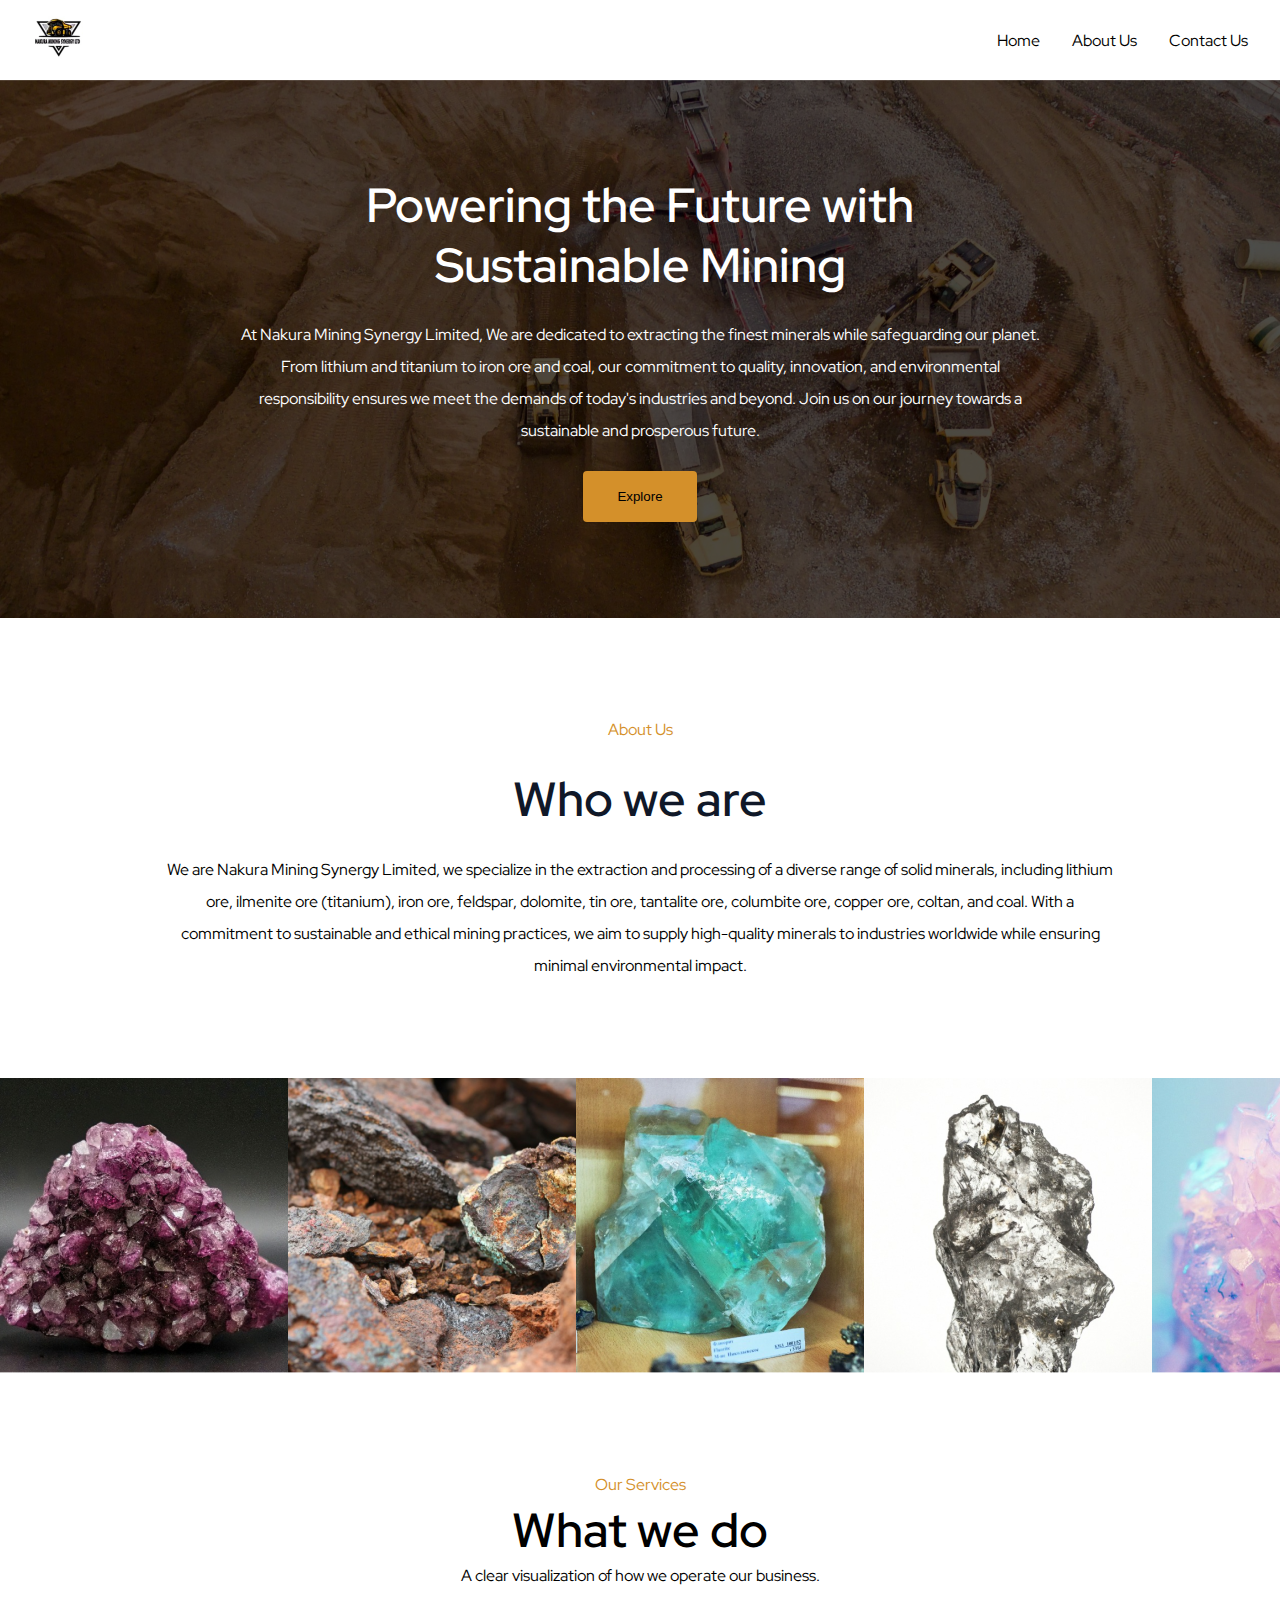
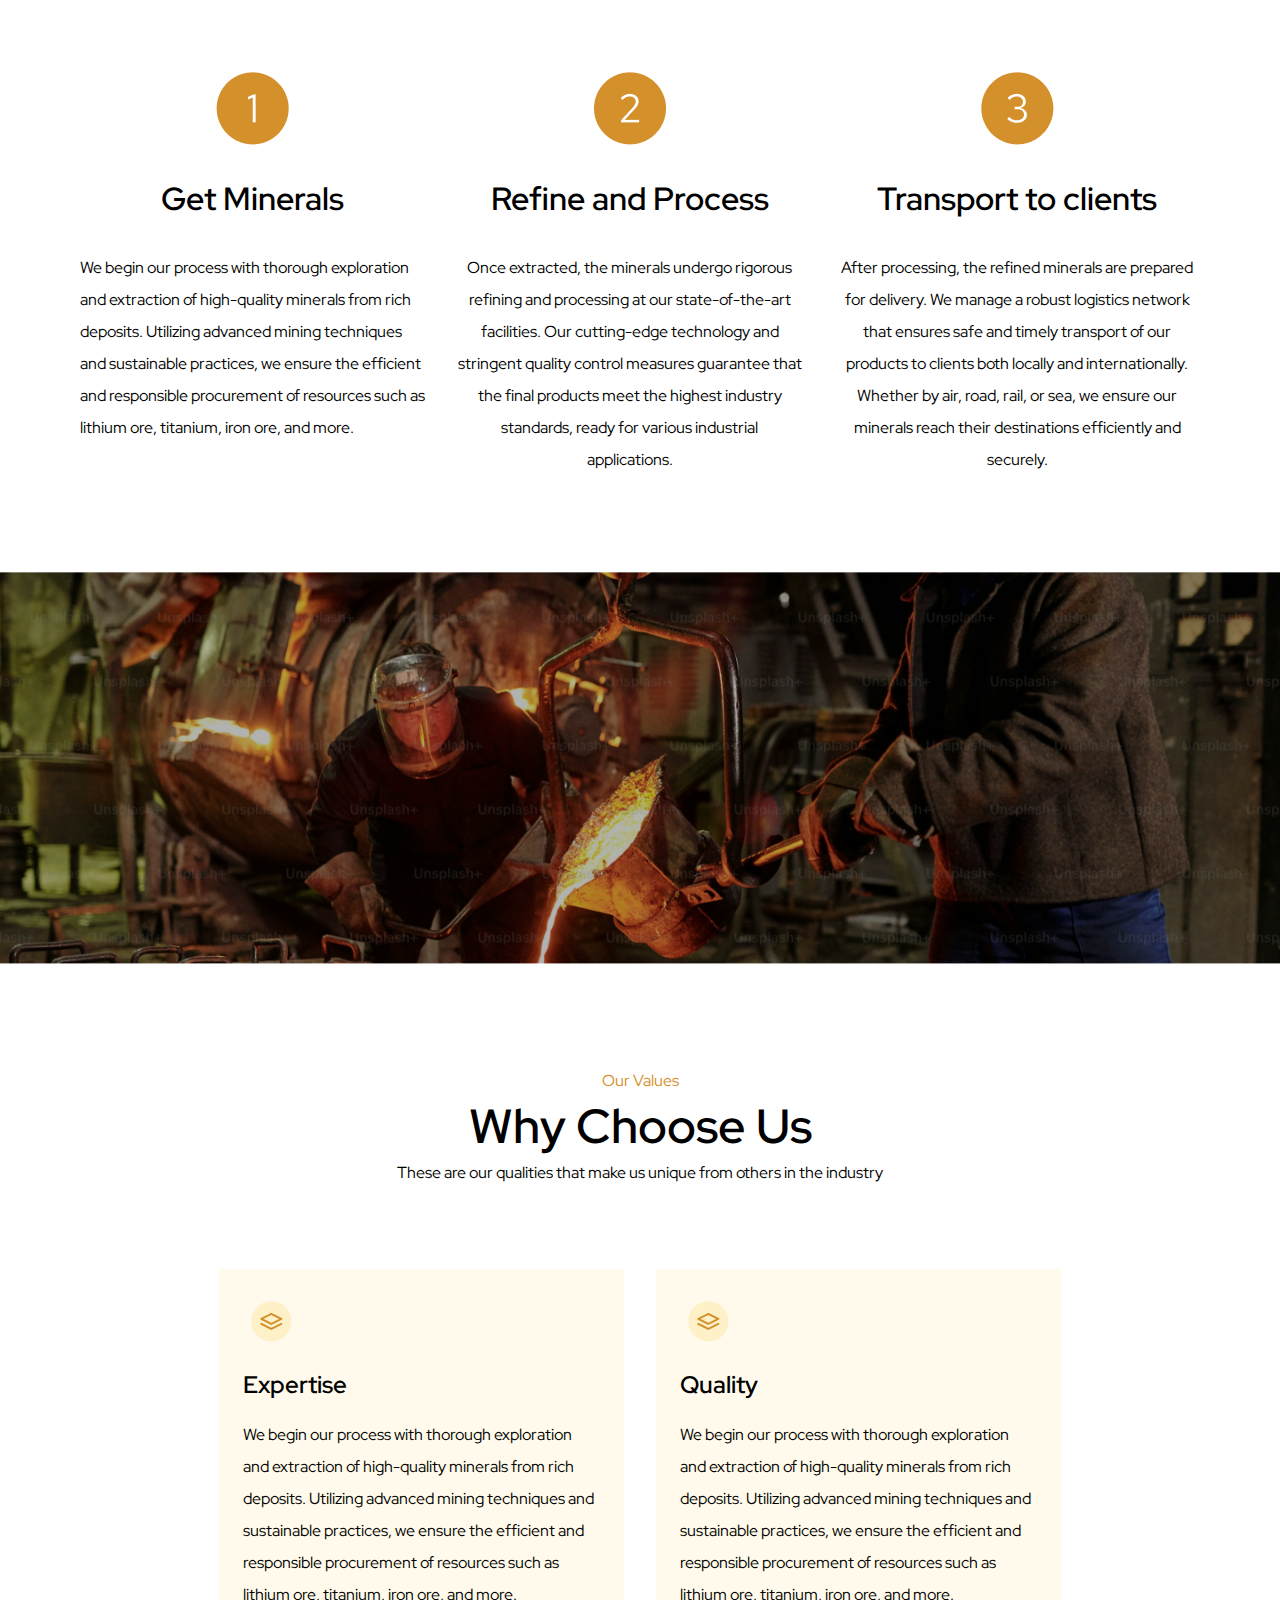
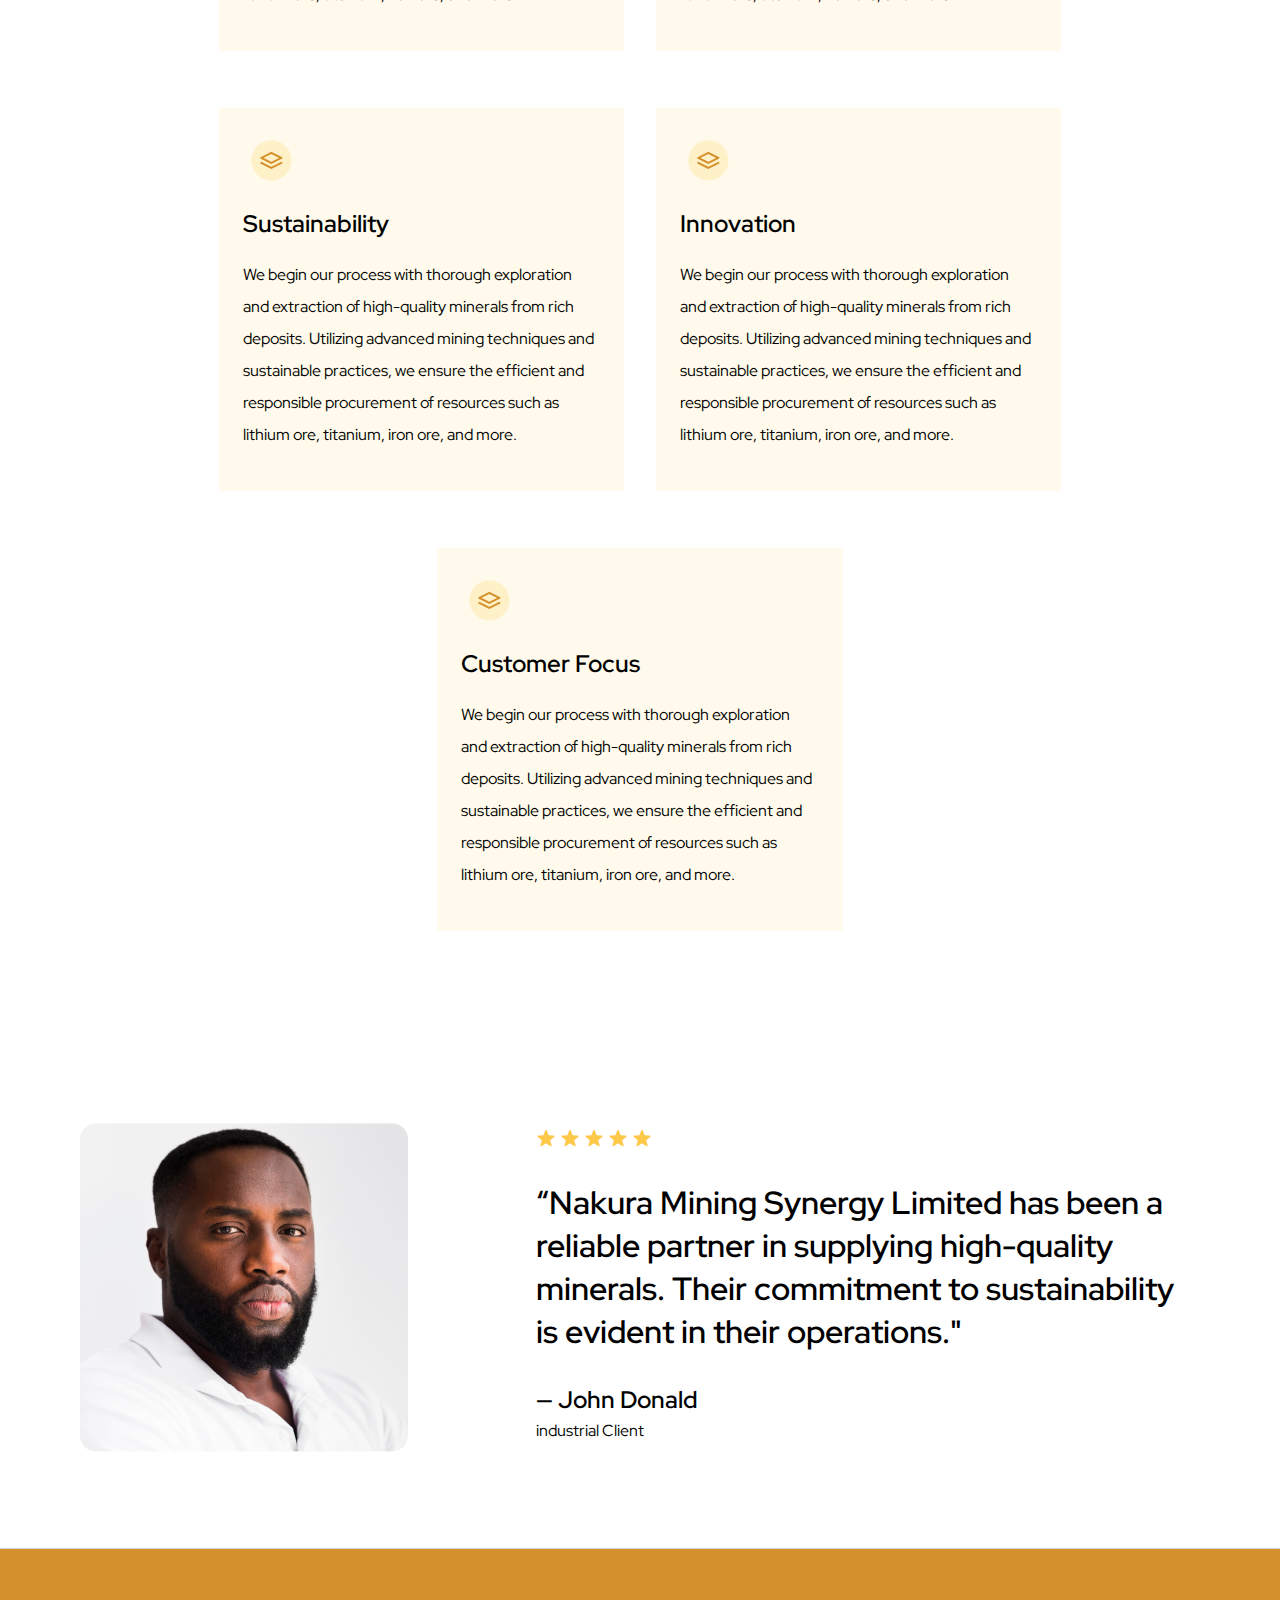
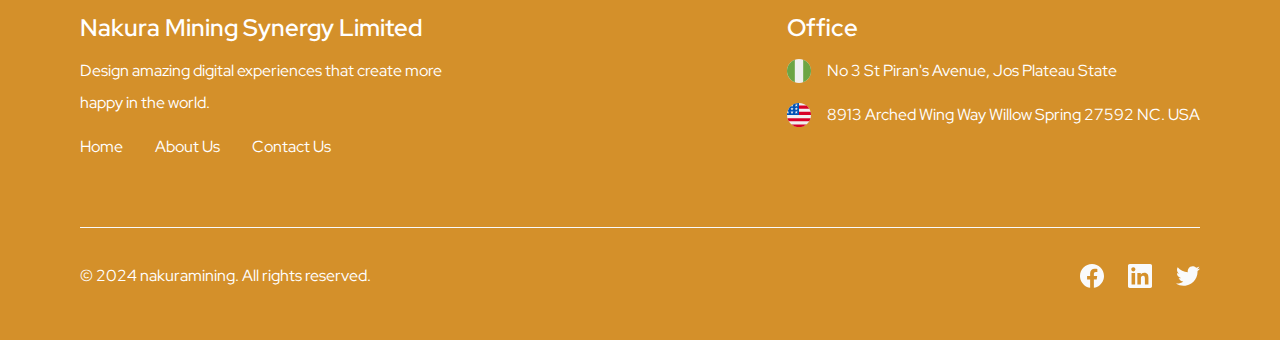
<file: index.html>
<!DOCTYPE html>
<html lang="en">

<head>
    <meta charset="UTF-8">
    <meta name="viewport" content="width=device-width, initial-scale=1.0">
    <meta http-equiv="X-UA-Compatible" content="IE=edge">
    <meta name="theme-color" content="#0155A2">
    <meta name="author" content="Nakura Mining">

    <!-- Security -->
    <meta http-equiv="Content-Security-Policy"
        content="script-src 'self' https://www.google.com/recaptcha/ https://cdnjs.cloudflare.com/ajax/libs/ https://www.googletagmanager.com/ https://www.google.com/ https://www.gstatic.com/recaptcha/ 'unsafe-inline';">

    <!-- Favicon -->
    <link rel="icon" type="image/x-icon" href="Images/Screenshot_30-5-2024_91157_ 2.png">

    <!-- Page Title -->
    <title>Nakura Mining | Leading Mining & Export Company in Africa</title>
    <meta name="title" content="Nakura Mining Limited | Leading Mining & Export Company in Africa">

    <!-- SEO Meta Tags -->
    <meta name="description"
        content="Nakura Mining Limited is a top-tier mining company in Nigeria and Africa, offering premium minerals and export services. Explore our extensive range of mineral products.">
    <meta name="keywords"
        content="Mining, Minerals, Ore, Tin, Coal, Tin-ore, Natural resources, Mineral exports, Africa">

    <!-- Open Graph / Facebook -->
    <meta property="og:site_name" content="Nakura Mining">
    <meta property="og:type" content="website">
    <meta property="og:url" content="https://nakuramining.com">
    <meta property="og:title" content="Nakura Mining | Leading Mining & Export Company in Africa">
    <meta property="og:description"
        content="Nakura Mining Limited is a top-tier mining company in Nigeria and Africa, offering premium minerals and export services. Explore our extensive range of mineral products.">
    <meta property="og:image" content="https://nakuramining.com/Images/Screenshot_30-5-2024_91157_2.png">

    <!-- Twitter -->
    <meta property="twitter:card" content="summary_large_image">
    <meta property="twitter:url" content="https://x.com/nakuramining/">
    <meta property="twitter:title" content="Nakura Mining | Leading Mining & Export Company in Africa">
    <meta property="twitter:description"
        content="Nakura Mining Limited is a top-tier mining company in Nigeria and Africa, offering premium minerals and export services. Explore our extensive range of mineral products.">
    <meta property="twitter:image" content="https://nakuramining.com/Images/Screenshot_30-5-2024_91157_2.png">

    <!-- Cache Control -->
    <meta http-equiv="Cache-Control" content="no-cache, no-store, must-revalidate">
    <meta http-equiv="Pragma" content="no-cache">
    <meta http-equiv="Expires" content="0">

    <!-- Stylesheet -->
    <link rel="stylesheet" type="text/css" href="style.css">

    <link href="https://fonts.googleapis.com/css2?family=Red+Hat+Display:ital,wght@0,300..900;1,300..900&display=swap"
        rel="stylesheet">
    <link rel="stylesheet" href="https://cdnjs.cloudflare.com/ajax/libs/font-awesome/6.5.2/css/all.min.css"
        integrity="sha512-SnH5WK+bZxgPHs44uWIX+LLJAJ9/2PkPKZ5QiAj6Ta86w+fsb2TkcmfRyVX3pBnMFcV7oQPJkl9QevSCWr3W6A=="
        crossorigin="anonymous" referrerpolicy="no-referrer" />
</head>

<!-- NAV SECTION -->

<body>
    <header>
        <div class="navbar">
            <div class="logo"><a href=""><img src="Images/Screenshot_30-5-2024_91157_ 2.png" alt="logo"></a></div>
            <ul class="links">
                <li><a href="index.html">Home</a></li>
                <li><a href="About.html">About Us</a></li>
                <li><a href="contact.html">Contact Us</a></li>
            </ul>
            <!-- <a href="#" class="action_btn">Contact Us</a> -->
            <div class="toggle_btn">
                <i class="fa-solid fa-bars"></i>
            </div>
        </div>

        <div class="dropdown_menu">
            <li><a href="index.html">Home</a></li>
            <li><a href="About.html">About Us</a></li>
            <li><a href="contact.html">Contact Us</a></li>
        </div>

        </div>
    </header>

    <script>
        const toggleBtn = document.querySelector('.toggle_btn')
        const toggleBtnIcon = document.querySelector('.toggle_btn i')
        const dropDownMenu = document.querySelector('.dropdown_menu')

        toggleBtn.onclick = function () {
            dropDownMenu.classList.toggle('open')
            const isOpen = dropDownMenu.classList.contains('open')

            toggleBtnIcon.classList = isOpen
                ? 'fa-solid fa-xmark'
                : 'fa-solid fa-bars'

        }

    </script>

    <!-- HERO SECTION -->

    <Section>
        <div class="hero_section">
            <div class="hero_text">
                <h1 class="white_text_center">Powering the Future with <br>Sustainable Mining</h1>
                <p class="white_text_center">At Nakura Mining Synergy Limited, We are dedicated to extracting the finest
                    minerals while
                    safeguarding our planet. From lithium and titanium to iron ore and coal, our commitment to quality,
                    innovation, and environmental responsibility ensures we meet the demands of today's industries and
                    beyond. Join us on our journey towards a sustainable and prosperous future.</p>
                <button class="hero_btn">Explore</button>
            </div>
        </div>
    </Section>


    <!-- ABOUT SECTION -->

    <section>
        <div class="about_section">
            <div class="about_text">
                <p class="orange_text_center">About Us</p>
                <h1>Who we are</h1>
                <p class="black_text_center">We are Nakura Mining Synergy Limited, we specialize in the extraction and
                    processing of a diverse
                    range of solid minerals, including lithium ore, ilmenite ore (titanium), iron ore, feldspar,
                    dolomite, tin ore, tantalite ore, columbite ore, copper ore, coltan, and coal. With a commitment to
                    sustainable and ethical mining practices, we aim to supply high-quality minerals to industries
                    worldwide while ensuring minimal environmental impact.</p>
            </div>
        </div>
    </section>

    <div class="image_holder">
        <img src="Images/Rectangle 2.png" alt="natural material" class="material">
        <img src="Images/Rectangle 3.png" alt="natural material" class="material">
        <img src="Images/Rectangle 4.png" alt="natural material" class="material">
        <img src="Images/Rectangle 5.png" alt="natural material" class="material">
        <img src="Images/Rectangle 6.png" alt="natural material" class="material">
    </div>


    <!-- SERVICES SECTION -->

    <Section>
        <div class="services_section">
            <div class="services_text">
                <p class="orange_text_center">Our Services</p>
                <h1 class="black_text_center">What we do</h1>
                <p>A clear visualization of how we operate our business.</p>
            </div>

            <div class="services_step">
                <div class="step_holder">
                    <img src="Images/Group 9.png" alt="Step One">
                    <h2>Get Minerals</h2>
                    <p class="black_center_text">We begin our process with thorough exploration and extraction of
                        high-quality minerals from rich
                        deposits. Utilizing advanced mining techniques and sustainable practices, we ensure the
                        efficient and responsible procurement of resources such as lithium ore, titanium, iron ore, and
                        more.</p>
                </div>

                <div class="step_holder">
                    <img src="Images/Group 10.png" alt="Step Two">
                    <h2>Refine and Process</h2>
                    <p class="black_text_center">Once extracted, the minerals undergo rigorous refining and processing
                        at our state-of-the-art
                        facilities. Our cutting-edge technology and stringent quality control measures guarantee that
                        the final products meet the highest industry standards, ready for various industrial
                        applications.</p>
                </div>

                <div class="step_holder">
                    <img src="Images/Group 11.png" alt="Step Three">
                    <h2>Transport to clients</h2>
                    <p class="black_text_center">After processing, the refined minerals are prepared for delivery. We
                        manage a robust logistics
                        network that ensures safe and timely transport of our products to clients both locally and
                        internationally. Whether by air, road, rail, or sea, we ensure our minerals reach their
                        destinations efficiently and securely.</p>
                </div>

            </div>
        </div>
    </Section>

    <img src="Images/Liquid Metal.png" alt="image" class="contact_image">



    <!-- WHY CHOOSE US SECTION -->

    <section>
        <div class="services_section">
            <div class="services_text">
                <p class="orange_text_center">Our Values</p>
                <h1 class="black_text_center">Why Choose Us</h1>
                <p>These are our qualities that make us unique from others in the industry</p>
            </div>

            <div class="value_wrapper">
                <div class="value_step">
                    <div class="value_holder">
                        <img src="Images/Featured icon.png" alt="Step One">
                        <h3>Expertise</h3>
                        <p class="black_text_left">We begin our process with thorough exploration and extraction of
                            high-quality minerals from
                            rich
                            deposits. Utilizing advanced mining techniques and sustainable practices, we ensure the
                            efficient and responsible procurement of resources such as lithium ore, titanium, iron ore,
                            and
                            more.</p>
                    </div>
                </div>

                <div class="value_step">
                    <div class="value_holder">
                        <img src="Images/Featured icon.png" alt="Step One">
                        <h3>Quality</h3>
                        <p class="black_text_left">We begin our process with thorough exploration and extraction of
                            high-quality minerals from
                            rich
                            deposits. Utilizing advanced mining techniques and sustainable practices, we ensure the
                            efficient and responsible procurement of resources such as lithium ore, titanium, iron ore,
                            and
                            more.</p>
                    </div>
                </div>

                <div class="value_step">
                    <div class="value_holder">
                        <img src="Images/Featured icon.png" alt="Step One">
                        <h3>Sustainability</h3>
                        <p class="black_text_left">We begin our process with thorough exploration and extraction of
                            high-quality minerals from
                            rich
                            deposits. Utilizing advanced mining techniques and sustainable practices, we ensure the
                            efficient and responsible procurement of resources such as lithium ore, titanium, iron ore,
                            and
                            more.</p>
                    </div>
                </div>

                <div class="value_step">
                    <div class="value_holder">
                        <img src="Images/Featured icon.png" alt="Step One">
                        <h3>Innovation</h3>
                        <p class="black_text_left">We begin our process with thorough exploration and extraction of
                            high-quality minerals from
                            rich
                            deposits. Utilizing advanced mining techniques and sustainable practices, we ensure the
                            efficient and responsible procurement of resources such as lithium ore, titanium, iron ore,
                            and
                            more.</p>
                    </div>
                </div>

                <div class="value_step">
                    <div class="value_holder">
                        <img src="Images/Featured icon.png" alt="Step One">
                        <h3>Customer Focus</h3>
                        <p class="black_text_left">We begin our process with thorough exploration and extraction of
                            high-quality minerals from
                            rich
                            deposits. Utilizing advanced mining techniques and sustainable practices, we ensure the
                            efficient and responsible procurement of resources such as lithium ore, titanium, iron ore,
                            and
                            more.</p>
                    </div>
                </div>
            </div>
    </section>



    <!-- TESTIMONIAL SECTION -->

    <section>
        <div class="testimonial_section">

            <div class="testimonial_wrapper">
                <img src="Images/Testimonial Image.png" alt="Testimonial Image" class="testimonial_image">

                <div class="quote_wrapper">

                    <div class="stars">
                        <img src="Images/Star.png" alt="star">
                        <img src="Images/Star.png" alt="star">
                        <img src="Images/Star.png" alt="star">
                        <img src="Images/Star.png" alt="star">
                        <img src="Images/Star.png" alt="star">
                    </div>

                    <h2>“Nakura Mining Synergy Limited has been a reliable partner in supplying high-quality minerals.
                        Their
                        commitment to sustainability is evident in their operations."</h2>

                    <div class="quote_name">
                        <h3>— John Donald</h3>
                        <p>industrial Client</p>
                    </div>
                </div>
            </div>
    </section>

    <footer>
        <div class="footer_section">

            <div class="info_office">
                <div class="info_holder">
                    <h3 class="white_text_left">Nakura Mining Synergy Limited</h3>
                    <p class="white_text_left">Design amazing digital experiences that create more happy in the world.
                    </p>

                    <div class="footer_links">
                        <p class="white_text_left">Home</p>
                        <p class="white_text_left">About Us</p>
                        <p class="white_text_left">Contact Us</p>
                    </div>

                </div>

                <div class="office">
                    <h3 class="white_text_left">Office</h3>
                    <div class="office_holder">
                        <img src="Images/Nigeria Flag.svg" alt="Nigeria Flag" class="country_flag">
                        <P class="white_text_left">No 3 St Piran's Avenue, Jos Plateau State</P>
                    </div>

                    <div class="office_holder">
                        <img src="Images/US Flag.svg" alt="Nigeria Flag" class="country_flag">
                        <P class="white_text_left">8913 Arched Wing Way Willow Spring 27592 NC. USA</P>
                    </div>

                </div>
            </div>

            <div class="line_links">
                <div class="line">

                </div>

                <div class="social_wrapper">
                    <p class="white_text_left">© 2024 nakuramining. All rights reserved.</p>
                    <div class="social_icons">
                        <img src="Images/Facebook.svg" alt="Facebook">
                        <img src="Images/LinkedIn.svg" alt="LinkedIn">
                        <img src="Images/Twitter.svg" alt="Twiiter">
                    </div>
                </div>
            </div>

        </div>
    </footer>
</body>

</html>
</file>
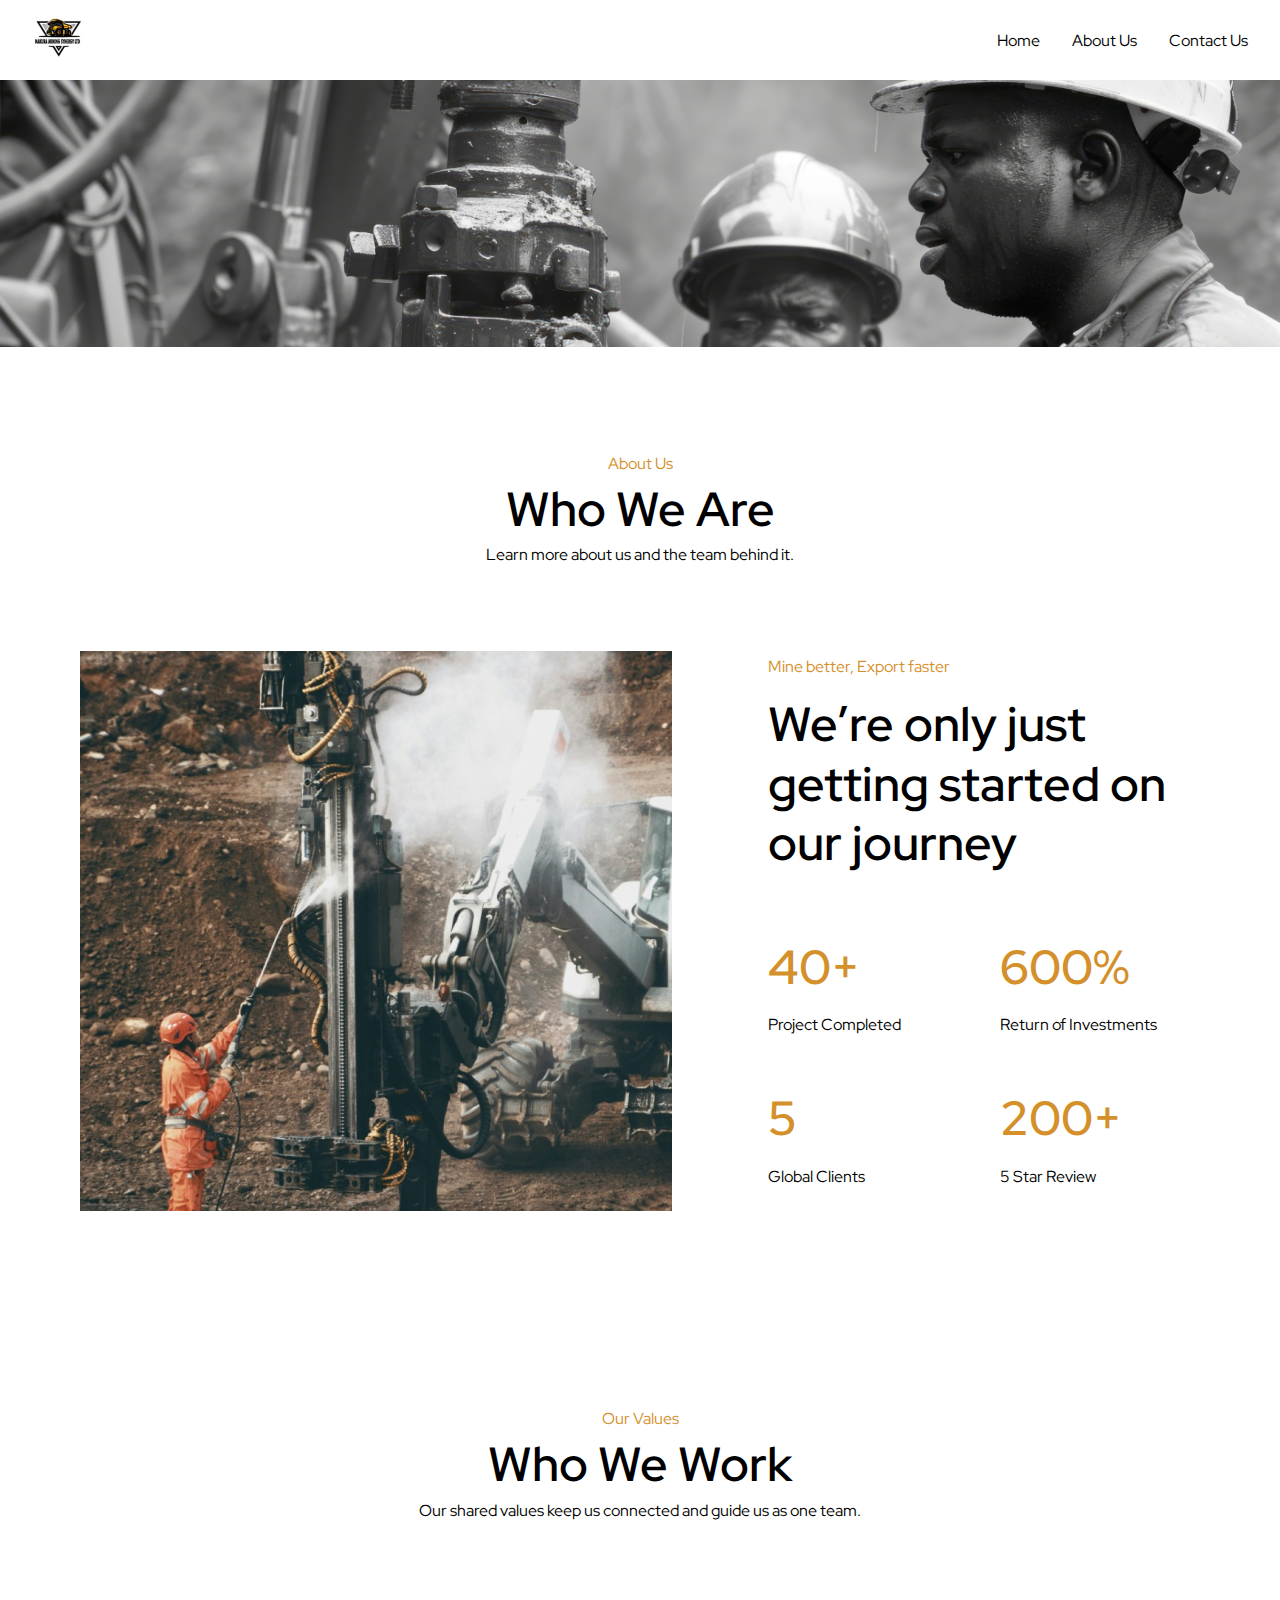
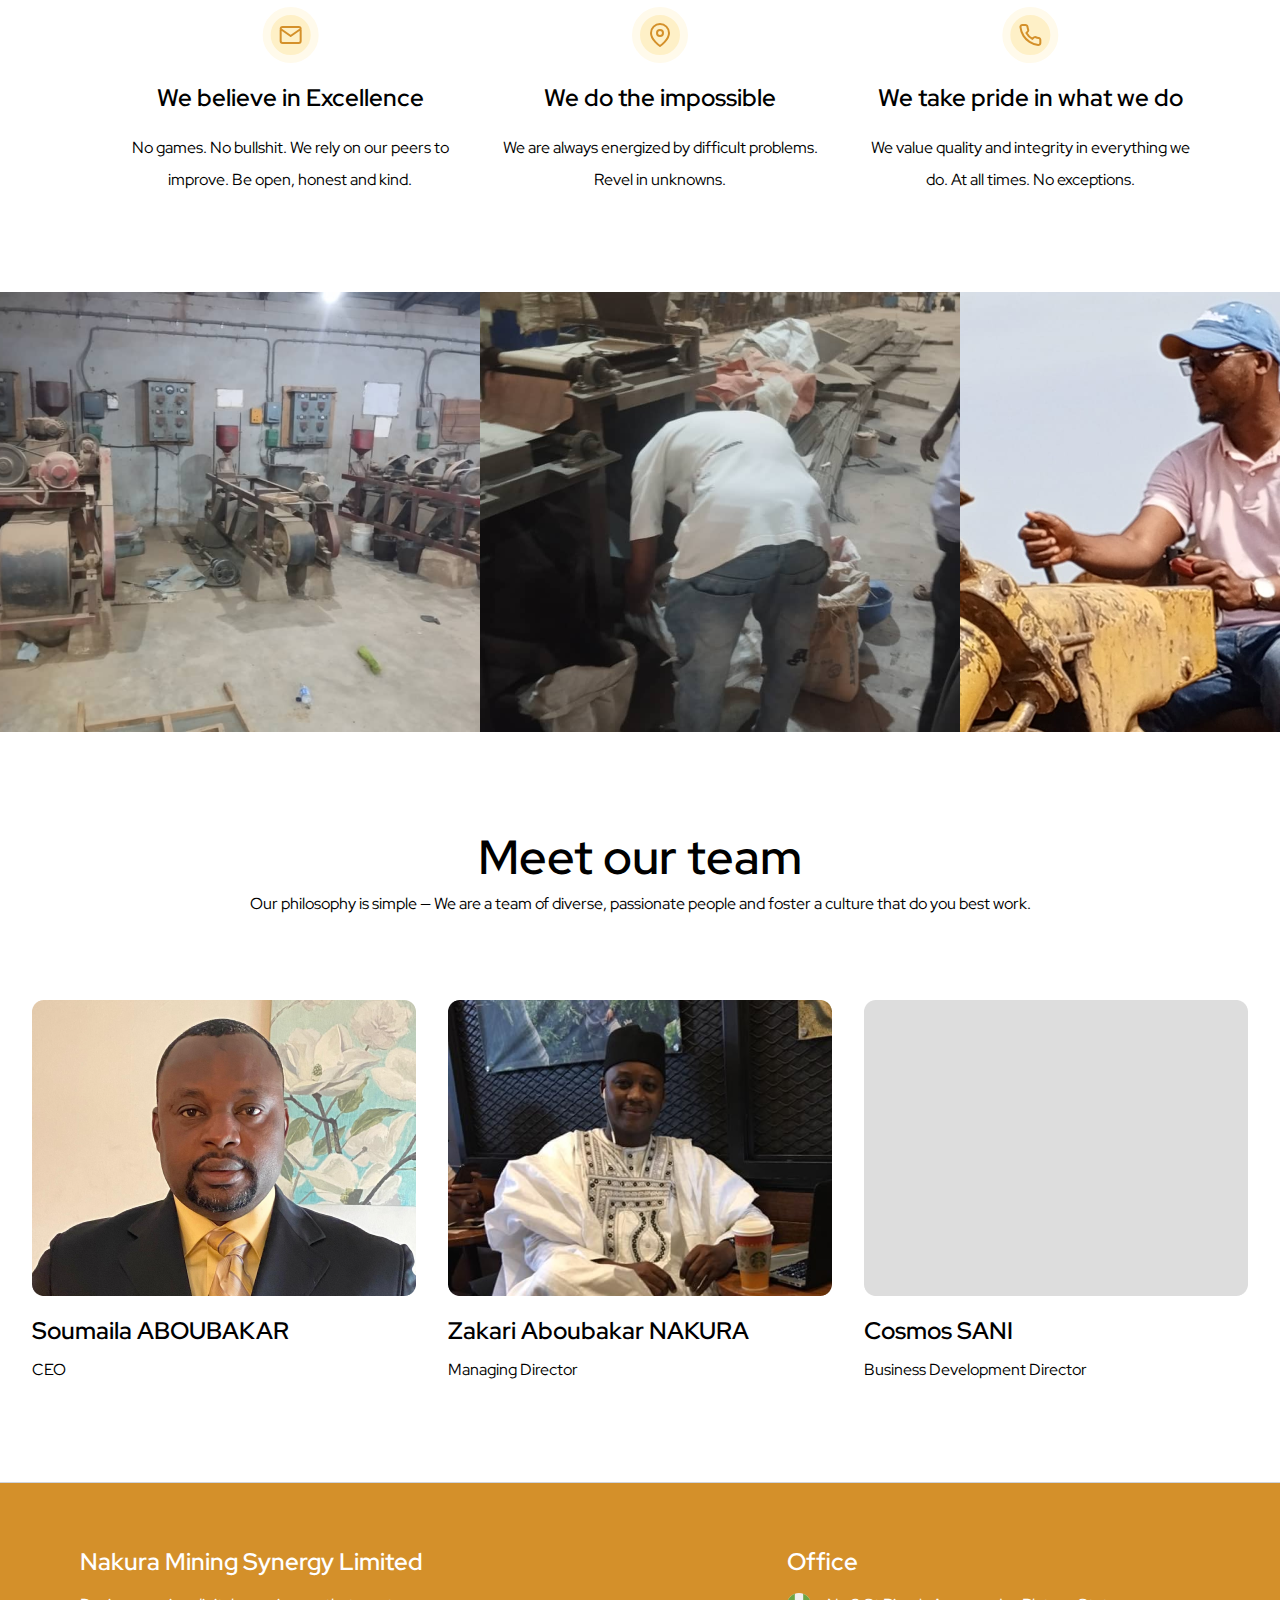
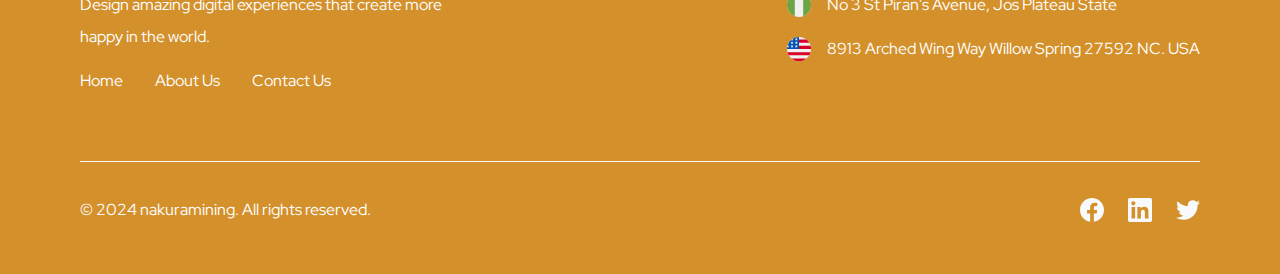
<file: About.html>
<!DOCTYPE html>
<html lang="en">

<head>
    <meta charset="UTF-8">
    <meta name="viewport" content="width=device-width, initial-scale=1.0">
    <title>Nakura Mining</title>
    <link rel="icon" type="image/x-icon" href="Images/Screenshot_30-5-2024_91157_ 2.png">
    <link rel="stylesheet" href="style.css">
    <link href="https://fonts.googleapis.com/css2?family=Red+Hat+Display:ital,wght@0,300..900;1,300..900&display=swap"
        rel="stylesheet">
    <link rel="stylesheet" href="https://cdnjs.cloudflare.com/ajax/libs/font-awesome/6.5.2/css/all.min.css"
        integrity="sha512-SnH5WK+bZxgPHs44uWIX+LLJAJ9/2PkPKZ5QiAj6Ta86w+fsb2TkcmfRyVX3pBnMFcV7oQPJkl9QevSCWr3W6A=="
        crossorigin="anonymous" referrerpolicy="no-referrer" />
</head>

<!-- NAV SECTION -->

<body>
    <header>
        <div class="navbar">
            <div class="logo"><a href=""><img src="Images/Screenshot_30-5-2024_91157_ 2.png" alt="logo"></a></div>
            <ul class="links">
                <li><a href="index.html">Home</a></li>
                <li><a href="About.html">About Us</a></li>
                <li><a href="contact.html">Contact Us</a></li>
            </ul>
            <!-- <a href="#" class="action_btn">Contact Us</a> -->
            <div class="toggle_btn">
                <i class="fa-solid fa-bars"></i>
            </div>
        </div>

        <div class="dropdown_menu">
            <li><a href="index.html">Home</a></li>
            <li><a href="About.html">About Us</a></li>
            <li><a href="contact.html">Contact Us</a></li>
        </div>

        </div>
    </header>

    <script>
        const toggleBtn = document.querySelector('.toggle_btn')
        const toggleBtnIcon = document.querySelector('.toggle_btn i')
        const dropDownMenu = document.querySelector('.dropdown_menu')

        toggleBtn.onclick = function () {
            dropDownMenu.classList.toggle('open')
            const isOpen = dropDownMenu.classList.contains('open')

            toggleBtnIcon.classList = isOpen
                ? 'fa-solid fa-xmark'
                : 'fa-solid fa-bars'

        }

    </script>

    <img src="Images/About Image.png" alt="Contact Image" class="contact_image">


    <!-- METRIC SECTION -->

    <Section>
        <div class="services_section">
            <div class="services_text">
                <p class="orange_text_center">About Us</p>
                <h1 class="black_text_center">Who We Are</h1>
                <p class="black_text_center">Learn more about us and the team behind it.</p>
            </div>

            <div class="about_step">
                <img src="Images/We Image.png" alt="" class="metric_image">

                <div class="metric_holder">
                    <div class="metric_text_wrapper">
                        <p class="orange_text_left">Mine better, Export faster</p>
                        <h1 class="black_text_left">We’re only just getting started on our journey</h1>
                    </div>

                    <div class="metric_wrapper">
                        <div class="metric_one">
                            <div class="metric_text_holder">
                                <h1 class="orange_text_left">40+</h1>
                                <p>Project Completed</p>
                            </div>

                            <div class="metric_text_holder">
                                <h1 class="orange_text_left">600%</h1>
                                <p>Return of Investments</p>
                            </div>
                        </div>

                        <div class="metric_one">
                            <div class="metric_text_holder">
                                <h1 class="orange_text_left">5</h1>
                                <p>Global Clients</p>
                            </div>

                            <div class="metric_text_holder">
                                <h1 class="orange_text_left">200+</h1>
                                <p>5 Star Review</p>
                            </div>

                        </div>
                    </div>
                </div>
            </div>
        </div>

    </Section>

    <!-- VALUE PROPOSITION-->

    <Section>
        <div class="services_section">
            <div class="services_text">
                <p class="orange_text_center">Our Values</p>
                <h1 class="black_text_center">Who We Work</h1>
                <p class="black_text_center">Our shared values keep us connected and guide us as one team.</p>
            </div>

            <div class="services_step"> e
                <div class="contact_holder">
                    <img src="Images/Email Icon.svg" alt="Step One">
                    <h3>We believe in Excellence</h3>
                    <p class="black_text_center">No games. No bullshit. We rely on our peers to improve. Be open, honest
                        and kind.</p>
                </div>

                <div class="contact_holder">
                    <img src="Images/Location Icon.svg" alt="Step One">
                    <h3>We do the impossible</h3>
                    <p class="black_text_center">We are always energized by difficult problems. Revel in unknowns. </p>
                </div>

                <div class="contact_holder">
                    <img src="Images/Phone Icon.svg" alt="Step One">
                    <h3>We take pride in what we do</h3>
                    <p class="black_text_center">We value quality and integrity in everything we do. At all times. No
                        exceptions.</p>
                </div>
            </div>
        </div>
    </Section>

    <div class="image_holder">
        <img src="Images/Nakura Image 1.png" alt="natural Image" class="nakura_image">
        <img src="Images/Nakura Image 2.png" alt="natural Image" class="nakura_image">
        <img src="Images/Nakura Image 3.png" alt="natural Image" class="nakura_image">
    </div>

    <!--TEAM SECTION-->

    <Section>
        <div class="services_section">
            <div class="services_text">

                <h1 class="black_text_center">Meet our team</h1>
                <p class="black_text_center">Our philosophy is simple — We are a team of diverse, passionate people and
                    foster a culture that do
                    you best work.</p>
            </div>

            <div class="services_step">
                <div class="team_holder">
                    <img src="Images/S Abuobakar.png" alt="Step One">
                    <div class="name_position">
                        <h3>Soumaila ABOUBAKAR</h3>
                        <p>CEO</p>
                    </div>
                </div>

                <div class="team_holder">
                    <img src="Images/Z Abuoabakar.png" alt="Step One">
                    <div class="name_position">
                        <h3>Zakari Aboubakar NAKURA</h3>
                        <p>Managing Director</p>
                    </div>
                </div>

                <div class="team_holder">
                    <img src="Images/sani.png" alt="Step One">
                    <div class="name_position">
                        <h3>Cosmos SANI</h3>
                        <p>Business Development Director</p>
                    </div>
                </div>
            </div>
        </div>
    </Section>

    <footer>
        <div class="footer_section">

            <div class="info_office">
                <div class="info_holder">
                    <h3 class="white_text_left">Nakura Mining Synergy Limited</h3>
                    <p class="white_text_left">Design amazing digital experiences that create more happy in the world.
                    </p>

                    <div class="footer_links">
                        <p class="white_text_left">Home</p>
                        <p class="white_text_left">About Us</p>
                        <p class="white_text_left">Contact Us</p>
                    </div>

                </div>

                <div class="office">
                    <h3 class="white_text_left">Office</h3>
                    <div class="office_holder">
                        <img src="Images/Nigeria Flag.svg" alt="Nigeria Flag" class="country_flag">
                        <P class="white_text_left">No 3 St Piran's Avenue, Jos Plateau State</P>
                    </div>

                    <div class="office_holder">
                        <img src="Images/US Flag.svg" alt="Nigeria Flag" class="country_flag">
                        <P class="white_text_left">8913 Arched Wing Way Willow Spring 27592 NC. USA</P>
                    </div>

                </div>
            </div>

            <div class="line_links">
                <div class="line">

                </div>

                <div class="social_wrapper">
                    <p class="white_text_left">© 2024 nakuramining. All rights reserved.</p>
                    <div class="social_icons">
                        <img src="Images/Facebook.svg" alt="Facebook">
                        <img src="Images/LinkedIn.svg" alt="LinkedIn">
                        <img src="Images/Twitter.svg" alt="Twiiter">
                    </div>
                </div>
            </div>

        </div>
    </footer>
</body>

</html>
</file>
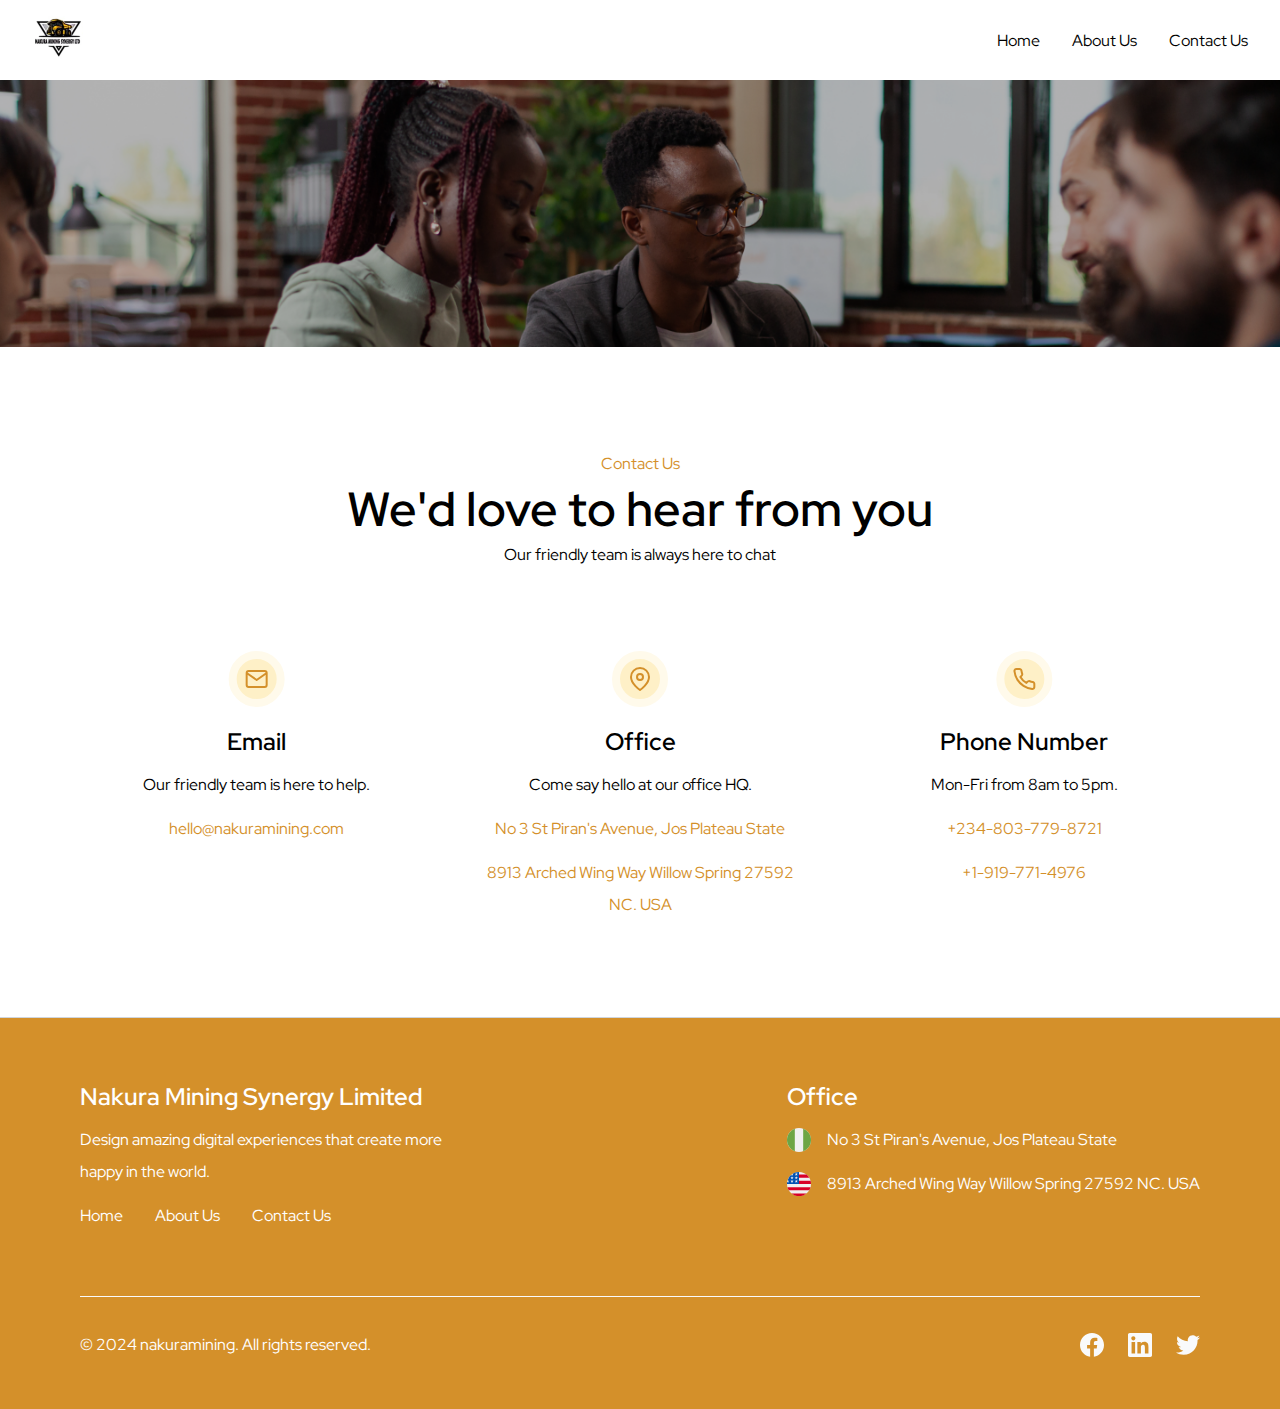
<file: contact.html>
<!DOCTYPE html>
<html lang="en">

<head>
    <meta charset="UTF-8">
    <meta name="viewport" content="width=device-width, initial-scale=1.0">
    <title>Nakura Mining</title>
    <link rel="icon" type="image/x-icon" href="Images/Screenshot_30-5-2024_91157_ 2.png">
    <link rel="stylesheet" href="style.css">
    <link href="https://fonts.googleapis.com/css2?family=Red+Hat+Display:ital,wght@0,300..900;1,300..900&display=swap"
        rel="stylesheet">
    <link rel="stylesheet" href="https://cdnjs.cloudflare.com/ajax/libs/font-awesome/6.5.2/css/all.min.css"
        integrity="sha512-SnH5WK+bZxgPHs44uWIX+LLJAJ9/2PkPKZ5QiAj6Ta86w+fsb2TkcmfRyVX3pBnMFcV7oQPJkl9QevSCWr3W6A=="
        crossorigin="anonymous" referrerpolicy="no-referrer" />
</head>

<!-- NAV SECTION -->

<body>
    <header>
        <div class="navbar">
            <div class="logo"><a href=""><img src="Images/Screenshot_30-5-2024_91157_ 2.png" alt="logo"></a></div>
            <ul class="links">
                <li><a href="index.html">Home</a></li>
                <li><a href="About.html">About Us</a></li>
                <li><a href="contact.html">Contact Us</a></li>
            </ul>
            <!-- <a href="#" class="action_btn">Contact Us</a> -->
            <div class="toggle_btn">
                <i class="fa-solid fa-bars"></i>
            </div>
        </div>

        <div class="dropdown_menu">
            <li><a href="index.html">Home</a></li>
            <li><a href="About.html">About Us</a></li>
            <li><a href="contact.html">Contact Us</a></li>
        </div>

        </div>
    </header>

    <script>
        const toggleBtn = document.querySelector('.toggle_btn')
        const toggleBtnIcon = document.querySelector('.toggle_btn i')
        const dropDownMenu = document.querySelector('.dropdown_menu')

        toggleBtn.onclick = function () {
            dropDownMenu.classList.toggle('open')
            const isOpen = dropDownMenu.classList.contains('open')

            toggleBtnIcon.classList = isOpen
                ? 'fa-solid fa-xmark'
                : 'fa-solid fa-bars'

        }

    </script>

    <img src="Images/Contact Us Image.png" alt="Contact Image" class="contact_image">

    <!-- HERO SECTION -->

    <Section>
        <div class="services_section">
            <div class="services_text">
                <p class="orange_text_center">Contact Us</p>
                <h1 class="black_text_center">We'd love to hear from you</h1>
                <p class="black_text_center">Our friendly team is always here to chat</p>
            </div>

            <div class="services_step">
                <div class="contact_holder">
                    <img src="Images/Email Icon.svg" alt="Step One">
                    <div class="contact_details">
                        <h3>Email</h3>
                        <p>Our friendly team is here to help.</p>
                        <p class="orange_text_center">hello@nakuramining.com</p>
                    </div>
                </div>

                <div class="contact_holder">
                    <img src="Images/Location Icon.svg" alt="Step One">
                    <div class="contact_details">
                        <h3>Office</h3>
                        <p>Come say hello at our office HQ.</p>
                        <p class="orange_text_center">No 3 St Piran's Avenue, Jos Plateau State</p>
                        <p class="orange_text_center">8913 Arched Wing Way Willow Spring 27592 NC. USA</p>
                    </div>
                </div>

                <div class="contact_holder">
                    <img src="Images/Phone Icon.svg" alt="Step One">
                    <div class="contact_details">
                        <h3>Phone Number</h3>
                        <p>Mon-Fri from 8am to 5pm.</p>
                        <p class="orange_text_center">+234-803-779-8721</p>
                        <p class="orange_text_center">+1-919-771-4976</p>
                    </div>
                </div>
            </div>
        </div>

    </Section>

    <footer>
        <div class="footer_section">

            <div class="info_office">
                <div class="info_holder">
                    <h3 class="white_text_left">Nakura Mining Synergy Limited</h3>
                    <p class="white_text_left">Design amazing digital experiences that create more happy in the world.
                    </p>

                    <div class="footer_links">
                        <p class="white_text_left">Home</p>
                        <p class="white_text_left">About Us</p>
                        <p class="white_text_left">Contact Us</p>
                    </div>

                </div>

                <div class="office">
                    <h3 class="white_text_left">Office</h3>
                    <div class="office_holder">
                        <img src="Images/Nigeria Flag.svg" alt="Nigeria Flag" class="country_flag">
                        <P class="white_text_left">No 3 St Piran's Avenue, Jos Plateau State</P>
                    </div>

                    <div class="office_holder">
                        <img src="Images/US Flag.svg" alt="Nigeria Flag" class="country_flag">
                        <P class="white_text_left">8913 Arched Wing Way Willow Spring 27592 NC. USA</P>
                    </div>

                </div>
            </div>

            <div class="line_links">
                <div class="line">

                </div>

                <div class="social_wrapper">
                    <p class="white_text_left">© 2024 nakuramining. All rights reserved.</p>
                    <div class="social_icons">
                        <img src="Images/Facebook.svg" alt="Facebook">
                        <img src="Images/LinkedIn.svg" alt="LinkedIn">
                        <img src="Images/Twitter.svg" alt="Twiiter">
                    </div>
                </div>
            </div>

        </div>
    </footer>
</body>

</html>
</file>
<file: style.css>
* {
  margin: 0;
  padding: 0;
  box-sizing: border-box;
  background-color: white;
}

body {
  font-family: Red hat display;
  background-color: white;
  color: white;
  width: 100%;
}

/* Nav Component */
li {
  list-style: none;
}

a {
  text-decoration: none;
  color: #000;
  font-size: 1rem;
}

a:hover {
  color: orange;
}

/* HEADER &  NAVBAR SECTION */

header {
  position: relative;
  padding: 0 2rem;
}

.navbar {
  width: 100%;
  height: 80px;
  max-width: 1280px;
  margin: 0 auto;
  display: flex;
  align-items: center;
  justify-content: space-between;
}

.navbar .logo a {
  font-size: 1rem;
  font-weight: bold;
}

.navbar .links {
  display: flex;
  gap: 2rem;
}

.navbar .toggle_btn {
  color: #000;
  font-size: 1.5rem;
  cursor: pointer;
  display: none;
}

.action_btn {
  background-color: orange;
  color: #000;
  padding: 0.5rem 1rem;
  border: none;
  outline: none;
  border-radius: 20px;
  font-size: 0.8rem;
  font-weight: bold;
  cursor: pointer;
}

.action_btn:hover {
  scale: 1.05;
  color: #000;
}

.action_btn:active {
  scale: 0.95;
}

/* DROPDOWN MENU */
.dropdown_menu {
  display: none;
  position: absolute;
  right: 2rem;
  top: 60px;
  height: 0;
  width: 300px;
  background: rgba(255, 255, 255, 0.1);
  /* backdrop-filter: blur(15px); */
  border-radius: 10px;
  overflow: hidden;
  transition: height 0.2s cubic-bezier(0.165, 0.84, 0.44, 1);
}

.dropdown_menu.open {
  height: 140px;
}

.dropdown_menu li {
  padding: 0.7rem;
  display: flex;
  align-items: center;
  justify-content: center;
}

.dropdown_menu .action_btn {
  width: 100%;
  display: flex;
  justify-content: center;
}

/* TYPOGRAPHY */

h1 {
  color: var(--Gray-900, #101828);
  font-family: Red hat display;
  font-size: 48px;
  font-style: normal;
  font-weight: 600;
  line-height: 124%;
  background-color: transparent;
  text-align: left;
}

.white_text_center {
  color: white;
  text-align: center;
}

.white_text_left {
  color: white;
}

.black_text_center {
  color: black;
  text-align: center;
}

.black_text_left {
  color: black;
  text-align: left;
}

.orange_text_left {
  color: #d4902a;
}

.orange_text_center {
  color: #d4902a;
  text-align: center;
}

h2 {
  color: black;
  font-family: Red hat display;
  font-size: 32px;
  font-style: normal;
  font-weight: 600;
  line-height: normal;
  background-color: transparent;
}

h3 {
  color: black;
  font-family: Red hat display;
  font-size: 24px;
  font-style: normal;
  font-weight: 600;
  line-height: 124%; /* 79.333px */
  background-color: transparent;
  text-align: left;
}

h4 {
  color: black;
  font-family: red hat display;
  font-size: 16px;
  font-style: normal;
  font-weight: 400;
  line-height: 124%; /* 79.333px */
  background-color: transparent;
  text-align: left;
}

p {
  color: black;
  font-family: "Red Hat Display";
  font-size: 16px;
  font-style: normal;
  font-weight: 400;
  line-height: 200%; /* 32px */
  text-align: left;
  background-color: transparent;
}

/* BUTTON COMPONENTS */

button {
  background-color: transparent;
  display: flex;
  padding: 16px 28px;
  cursor: pointer;
  justify-content: center;
  align-items: center;
  gap: 8px;
  border-radius: 4px;
  border: 2px solid var(--Gray-900, #101828);
  background: var(--Primary-25, #fff);
  /* Shadow/xs */
  box-shadow: 0px 1px 2px 0px rgba(16, 24, 40, 0.05);
}

img {
  background-color: transparent;
}

.contact_image {
  width: 100%;
}

/* Hero Section */

.hero_section {
  background-image: url("Images/Rectangle 1.png");
  width: 100%;
  padding: 96px 80px;
  display: flex;
  width: 100%;
  flex-direction: column;
  align-items: center;
  gap: 40px;
}

.hero_text {
  background: transparent; /*  */
  display: flex;
  max-width: 807px;
  flex-direction: column;
  align-items: center;
  gap: 24px;
}

.hero_btn {
  background: var(--Primary-Color, #d4902a);
  border-color: transparent;
  display: flex;
  padding: 16px 32px;
  align-items: center;
}

/* About Section */

.about_section {
  background: #fff;
  display: flex;
  width: 100%;
  padding: 96px 80px;
  flex-direction: column;
  align-items: center;
  gap: 64px;
}

.about_text {
  max-width: 960px;
  display: flex;
  width: 100%;
  flex-direction: column;
  align-items: center;
  gap: 24px;
}

/* Image Holder */

.image_holder {
  display: flex;
  align-items: flex-start;
}

.material {
  flex: 1 0 0;
}

/* Our Services */

.services_section {
  display: flex;
  width: 100%;
  padding: 96px 80px;
  flex-direction: column;
  align-items: center;
  gap: 80px;
}

.service_text {
  display: flex;
  max-width: 768px;
  flex-direction: column;
  align-items: center;
  gap: 20px;
}

.services_step {
  display: flex;
  justify-content: center;
  /* align-items: flex-start; */
  align-content: space-between;
  column-gap: 32px;
  align-self: stretch;
}

.step_holder {
  display: flex;
  flex-direction: column;
  align-items: center;
  gap: 32px;
  align-self: stretch;
}

/* Value Section */

.value_wrapper {
  display: flex;
  justify-content: center;
  align-items: flex-start;
  align-content: flex-start;
  gap: 57px 32px;
  flex-direction: row;
  flex-wrap: wrap;
}

.value_holder {
  display: flex;
  max-width: 405.333px;
  padding: 24px 24px 40px 24px;
  flex-direction: column;
  align-items: flex-start;
  gap: 20px;
  flex-shrink: 0;
  background: var(--Warning-50, #fffaeb);
}

/* Testimonial Section */

.testimonial_section {
  display: flex;
  width: 100%;
  padding: 96px 80px;
  flex-direction: row;
  align-items: center;
  gap: 64px;
}

.testimonial_wrapper {
  display: flex;
  align-items: center;
  gap: 128px;
  align-self: stretch;
}

.testimonial_image {
  width: 100%;
  max-width: 328px;
}

.stars {
  display: flex;
  align-items: center;
  gap: 4px;
}

.quote_wrapper {
  display: flex;
  flex-direction: column;
  align-items: flex-start;
  gap: 32px;
  flex: 1 0 0;
}

/* FOOTER SECTION */

.footer_section {
  display: flex;
  width: 100%;
  padding: 64px 80px 48px 80px;
  flex-direction: column;
  align-items: center;
  gap: 64px;
  border-top: 1px solid var(--Gray-300, #d0d5dd);
  background: var(--Primary-Color, #d4902a);
}

.info_office {
  background-color: transparent;
  display: flex;
  justify-content: space-between;
  align-items: flex-start;
  flex: 1 0 0;
  align-self: stretch;
}

.footer_links {
  background-color: transparent;
  display: flex;
  align-items: flex-start;
  gap: 32px;
  align-self: stretch;
}

.info_holder {
  background-color: transparent;
  display: flex;
  max-width: 400px;
  flex-direction: column;
  align-items: flex-start;
  gap: 12px;
}

.office {
  background-color: transparent;
  display: flex;
  flex-direction: column;
  align-items: flex-start;
  gap: 12px;
}

.office_holder {
  background-color: transparent;
  display: flex;
  align-items: flex-start;
  gap: 16px;
}

.line_links {
  background-color: transparent;
  display: flex;
  flex-direction: column;
  align-items: flex-start;
  align-self: stretch;
  gap: 32px;
}

.line {
  height: 1px;
  align-self: stretch;
  background: var(--Gray-50, #f9fafb);
}

.social_wrapper {
  background-color: transparent;
  display: flex;
  justify-content: space-between;
  align-items: center;
  align-self: stretch;
}

.social_icons {
  background-color: transparent;
  display: flex;
  align-items: center;
  gap: 24px;
}

/* CONTACT PAGE */

.contact_holder {
  display: flex;
  flex-direction: column;
  align-items: center;
  gap: 20px;
  flex: 1 0 0;
}

.contact_details {
  display: flex;
  flex-direction: column;
  align-items: center;
  gap: 12px;
}

/* ABOUT PAGE */

.team_holder {
  display: flex;
  flex-direction: column;
  align-items: left;
  gap: 20px;
  flex: 1 0 0;
}

.name_position {
  display: flex;
  flex-direction: column;
  align-items: flex-start;
  gap: 8px;
  align-self: stretch;
}

.about_step {
  display: flex;
  width: 100%;
  gap: 96px;
}

.metric_one {
  display: flex;
  align-items: flex-start;
  gap: 32px;
  align-self: stretch;
}

.metric_image {
  max-width: 592px;
}

.metric_text_wrapper {
  display: flex;
  flex-direction: column;
  align-items: flex-start;
  gap: 12px;
  align-self: stretch;
}

.metric_wrapper {
  display: flex;
  flex-direction: column;
  align-items: flex-start;
  gap: 48px;
  align-self: stretch;
}

.metric_holder {
  display: flex;
  flex-direction: column;
  align-items: flex-start;
  gap: 64px;
  flex: 1 0 0;
}

.staff_image {
  max-width: 382px;
}

.metric_text_holder {
  display: flex;
  flex-direction: column;
  align-items: flex-start;
  gap: 12px;
  align-self: stretch;
  max-width: 264px;
  width: 100%;
}

.nakura_image {
  display: flex;
  width: 1440px;
  align-items: flex-start;
}

/* RESPONSIVE DESIGN */

@media (max-width: 1024px) {
  .services_section {
    padding: 56px 24px;
  }
  .services_step {
    flex-direction: column;
  }

  .testimonial_wrapper {
    gap: 32px;
    flex-direction: column;
  }

  h1 {
    text-align: center;
    font-size: 32px;
  }

  h2 {
    font-size: 28px;
    text-align: center;
  }

  h3 {
    font-size: 20px;
  }


  .quote_wrapper {
    align-items: center;
  }


  .image_holder {
    display: none;
  }

  .material {
    display: none;
  }

  .hero_section {
    padding: 48px 24px 48px 24px;
  }

  .services_section {
    padding: 48px 24px 48px 24px;
  }

  .services_step {
    gap: 32px;
  }

  .about_section {
    padding: 48px 24px 48px 24px;
  }

  .about_step {
    flex-direction: column;
  }

  .testimonial_section {
    padding: 48px 24px 48px 24px;
  }

  .footer_section {
    padding: 48px 24px 48px 24px;
  }

  .contact_holder {
    flex-direction: column;
    align-items: center;
  }

  .metric_holder {
    align-items: center;
  }

  .about_step {
    display: flex;
    width: 100%;
    gap: 96px;
  }

  .metric_one {
    display: flex;
    align-items: center;
  }

  .metric_text_wrapper {
    flex-direction: column;
    align-items: center;
  }

  .metric_wrapper {
    flex-direction: column;
    align-items: center;
  }

  .metric_holder {
    flex-direction: column;
    align-items: center;
    flex: 1 0 0;
  }

  .metric_text_holder {
    display: flex;
    align-items: center;
    width: 100%;
  }
}

@media (max-width: 992px) {
  .navbar .links,
  .navbar .action_btn {
    display: none;
  }

  .navbar .toggle_btn {
    display: block;
  }

  .dropdown_menu {
    display: block;
  }

  .services_section {
    padding: 56px 24px;
  }
  .services_step {
    flex-direction: column;
  }

  .testimonial_wrapper {
    gap: 32px;
    flex-direction: column;
  }

  h1 {
    text-align: center;
    font-size: 32px;
  }

  h2 {
    font-size: 28px;
    text-align: center;
  }

  h3 {
    font-size: 20px;
  }

  p {
    text-align: center;
  }

  .quote_wrapper {
    align-items: center;
  }

  .info_holder {
    align-items: center;
  }

  .office_holder {
    align-items: center;
  }

  .white_text_left {
    text-align: center;
  }

  .country_flag {
    display: none;
  }

  .footer_links {
    align-self: center;
  }

  .office {
    align-items: center;
  }

  .info_office {
    flex-direction: column;
    gap: 32px;
    align-items: center;
  }

  .social_wrapper {
    gap: 24px;
    flex-direction: column;
  }

  .image_holder {
    display: none;
  }

  .material {
    display: none;
  }

  .hero_section {
    padding: 48px 24px 48px 24px;
  }

  .services_section {
    padding: 48px 24px 48px 24px;
  }

  .services_step {
    gap: 32px;
  }

  .about_section {
    padding: 48px 24px 48px 24px;
  }

  .about_step {
    flex-direction: column;
  }

  .testimonial_section {
    padding: 48px 24px 48px 24px;
  }

  .footer_section {
    padding: 48px 24px 48px 24px;
  }

  .contact_holder {
    flex-direction: column;
    align-items: center;
  }

  .metric_holder {
    align-items: center;
  }

  .about_step {
    display: flex;
    width: 100%;
    gap: 96px;
  }

  .metric_one {
    display: flex;
    align-items: center;
  }

  .metric_text_wrapper {
    flex-direction: column;
    align-items: center;
  }

  .metric_wrapper {
    flex-direction: column;
    align-items: center;
  }

  .metric_holder {
    flex-direction: column;
    align-items: center;
    flex: 1 0 0;
  }

  .metric_text_holder {
    display: flex;
    align-items: center;
    width: 100%;
  }
}

@media (max-width: 576px) {
  .dropdown_menu {
    left: 2rem;
    width: unset;
  }

  .services_section {
    padding: 56px 24px;
  }
  .services_step {
    flex-direction: column;
  }

  .testimonial_wrapper {
    gap: 32px;
    flex-direction: column;
  }

  h1 {
    text-align: center;
    font-size: 32px;
  }

  h2 {
    font-size: 28px;
    text-align: center;
  }

  h3 {
    font-size: 20px;
  }

  p {
    text-align: center;
  }

  .quote_wrapper {
    align-items: center;
  }

  .info_holder {
    align-items: center;
  }

  .office_holder {
    align-items: center;
  }

  .white_text_left {
    text-align: center;
  }

  .country_flag {
    display: none;
  }

  .footer_links {
    align-self: center;
  }

  .office {
    align-items: center;
  }

  .info_office {
    flex-direction: column;
    gap: 32px;
    align-items: center;
  }

  .social_wrapper {
    gap: 24px;
    flex-direction: column;
  }

  .image_holder {
    display: none;
  }

  .material {
    display: none;
  }

  .hero_section {
    padding: 48px 24px 48px 24px;
  }

  .services_section {
    padding: 48px 24px 48px 24px;
  }

  .services_step {
    gap: 32px;
  }

  .about_section {
    padding: 48px 24px 48px 24px;
  }

  .about_step {
    flex-direction: column;
  }

  .testimonial_section {
    padding: 48px 24px 48px 24px;
  }

  .footer_section {
    padding: 48px 24px 48px 24px;
  }

  .contact_holder {
    flex-direction: column;
    align-items: center;
  }

  .metric_holder {
    align-items: center;
  }

  .about_step {
    display: flex;
    width: 100%;
    gap: 96px;
  }

  .metric_one {
    display: flex;
    align-items: center;
  }

  .metric_text_wrapper {
    flex-direction: column;
    align-items: center;
  }

  .metric_wrapper {
    flex-direction: column;
    align-items: center;
  }

  .metric_holder {
    flex-direction: column;
    align-items: center;
    flex: 1 0 0;
  }

  .metric_text_holder {
    display: flex;
    align-items: center;
    width: 100%;
  }
}
</file>
